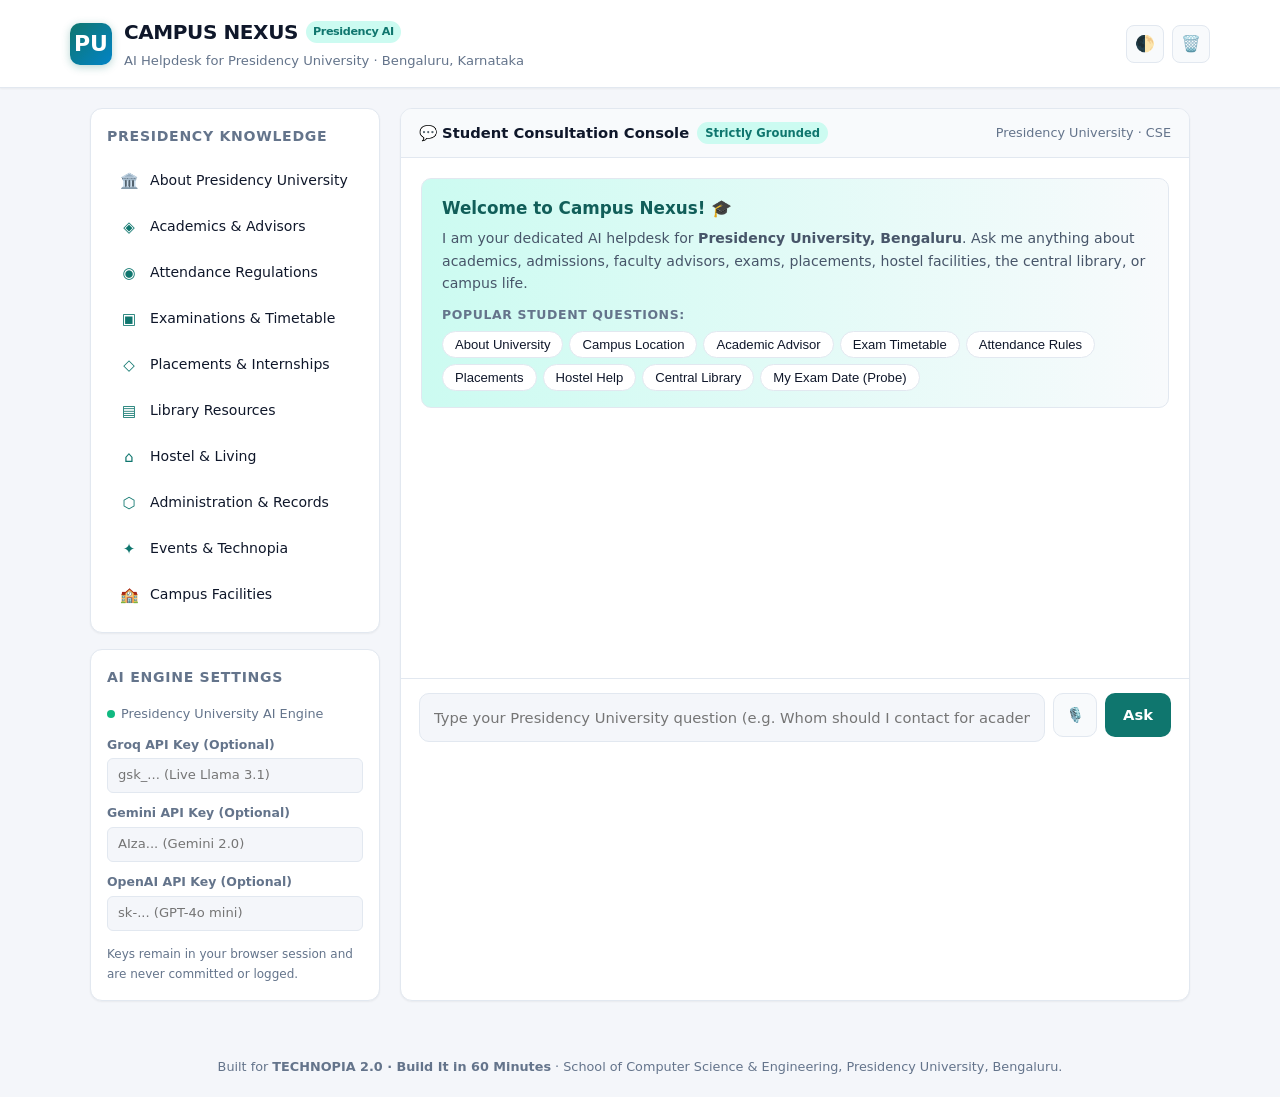
<file: Campus Nexus Helpdesk.html>
<!doctype html>
<html lang="en">
<head>
  <meta charset="utf-8">
  <meta name="viewport" content="width=device-width, initial-scale=1, viewport-fit=cover">
  <title>CAMPUS NEXUS · Presidency University AI Helpdesk</title>
  <style>
    :root {
      --bg: #f4f6fa;
      --panel: #ffffff;
      --panel-alt: #f8fafc;
      --ink: #0f172a;
      --ink-secondary: #475569;
      --muted: #64748b;
      --line: #e2e8f0;
      --accent: #0f766e;
      --accent-light: #ccfbf1;
      --accent-dark: #115e59;
      --amber: #b45309;
      --amber-bg: #fef3c7;
      --amber-border: #fcd34d;
      --blue: #1d4ed8;
      --blue-bg: #dbeafe;
      --shadow-sm: 0 1px 2px 0 rgb(0 0 0 / 0.05);
      --shadow-md: 0 4px 6px -1px rgb(0 0 0 / 0.1), 0 2px 4px -2px rgb(0 0 0 / 0.1);
      --radius: 12px;
      --font: system-ui, -apple-system, BlinkMacSystemFont, "Segoe UI", Roboto, Oxygen, Ubuntu, Cantarell, sans-serif;
    }

    [data-theme="dark"] {
      --bg: #0b1120;
      --panel: #131c31;
      --panel-alt: #1a253e;
      --ink: #f1f5f9;
      --ink-secondary: #cbd5e1;
      --muted: #94a3b8;
      --line: #22304d;
      --accent: #2dd4bf;
      --accent-light: #134e48;
      --accent-dark: #14b8a6;
      --amber: #f59e0b;
      --amber-bg: #322108;
      --amber-border: #78350f;
      --blue: #60a5fa;
      --blue-bg: #172554;
      --shadow-sm: 0 1px 2px 0 rgb(0 0 0 / 0.4);
      --shadow-md: 0 4px 6px -1px rgb(0 0 0 / 0.4);
    }

    @media (prefers-color-scheme: dark) {
      :root:not([data-theme="light"]) {
        --bg: #0b1120;
        --panel: #131c31;
        --panel-alt: #1a253e;
        --ink: #f1f5f9;
        --ink-secondary: #cbd5e1;
        --muted: #94a3b8;
        --line: #22304d;
        --accent: #2dd4bf;
        --accent-light: #134e48;
        --accent-dark: #14b8a6;
        --amber: #f59e0b;
        --amber-bg: #322108;
        --amber-border: #78350f;
        --blue: #60a5fa;
        --blue-bg: #172554;
      }
    }

    * { box-sizing: border-box; }
    body {
      margin: 0;
      background: var(--bg);
      color: var(--ink);
      font-family: var(--font);
      font-size: 15px;
      line-height: 1.6;
      min-height: 100vh;
      display: flex;
      flex-direction: column;
    }

    /* Header */
    header {
      background: var(--panel);
      border-bottom: 1px solid var(--line);
      padding: 16px 24px;
      position: sticky;
      top: 0;
      z-index: 20;
      box-shadow: var(--shadow-sm);
    }
    .header-inner {
      max-width: 1140px;
      margin: 0 auto;
      display: flex;
      align-items: center;
      justify-content: space-between;
      gap: 16px;
    }
    .brand {
      display: flex;
      align-items: center;
      gap: 12px;
    }
    .brand-icon {
      width: 42px;
      height: 42px;
      border-radius: 10px;
      background: linear-gradient(135deg, #0f766e, #0284c7);
      color: #fff;
      display: flex;
      align-items: center;
      justify-content: center;
      font-size: 22px;
      font-weight: 700;
      box-shadow: 0 2px 8px rgba(15, 118, 110, 0.3);
    }
    .brand-info h1 {
      margin: 0;
      font-size: 1.25rem;
      font-weight: 700;
      letter-spacing: -0.02em;
      display: flex;
      align-items: center;
      gap: 8px;
    }
    .brand-badge {
      font-size: 0.7rem;
      padding: 2px 7px;
      border-radius: 99px;
      background: var(--accent-light);
      color: var(--accent);
      font-weight: 600;
    }
    .brand-info p {
      margin: 2px 0 0;
      font-size: 0.82rem;
      color: var(--muted);
    }

    .header-actions {
      display: flex;
      align-items: center;
      gap: 8px;
    }
    .btn-icon {
      background: var(--panel-alt);
      border: 1px solid var(--line);
      color: var(--ink);
      width: 38px;
      height: 38px;
      border-radius: 8px;
      cursor: pointer;
      display: inline-flex;
      align-items: center;
      justify-content: center;
      font-size: 16px;
      transition: background 0.15s, border-color 0.15s;
    }
    .btn-icon:hover {
      background: var(--line);
    }

    /* Main Layout */
    .layout {
      max-width: 1140px;
      width: 100%;
      margin: 20px auto;
      padding: 0 20px 24px;
      display: grid;
      grid-template-columns: 290px 1fr;
      gap: 20px;
      flex: 1;
    }

    /* Sidebar */
    .sidebar {
      display: flex;
      flex-direction: column;
      gap: 16px;
    }
    .card {
      background: var(--panel);
      border: 1px solid var(--line);
      border-radius: var(--radius);
      padding: 16px;
      box-shadow: var(--shadow-sm);
    }
    .card h2 {
      margin: 0 0 12px;
      font-size: 0.88rem;
      text-transform: uppercase;
      letter-spacing: 0.05em;
      color: var(--muted);
      font-weight: 700;
    }

    .topics-list {
      list-style: none;
      margin: 0;
      padding: 0;
      display: flex;
      flex-direction: column;
      gap: 4px;
    }
    .topic-btn {
      width: 100%;
      text-align: left;
      background: none;
      border: 1px solid transparent;
      border-radius: 8px;
      padding: 8px 10px;
      font: inherit;
      font-size: 0.88rem;
      color: var(--ink);
      cursor: pointer;
      display: flex;
      align-items: center;
      gap: 10px;
      transition: all 0.15s;
    }
    .topic-btn:hover {
      background: var(--panel-alt);
      border-color: var(--line);
      color: var(--accent);
    }
    .topic-btn span.icon {
      font-size: 15px;
      width: 22px;
      text-align: center;
      color: var(--accent);
    }

    /* Settings Panel */
    .settings-body {
      display: flex;
      flex-direction: column;
      gap: 10px;
      font-size: 0.84rem;
    }
    .field-group {
      display: flex;
      flex-direction: column;
      gap: 4px;
    }
    .field-group label {
      color: var(--muted);
      font-size: 0.78rem;
      font-weight: 600;
    }
    .field-group input, .field-group select {
      background: var(--bg);
      border: 1px solid var(--line);
      border-radius: 6px;
      padding: 6px 10px;
      font: inherit;
      font-size: 0.82rem;
      color: var(--ink);
    }
    .model-indicator {
      display: inline-flex;
      align-items: center;
      gap: 6px;
      font-size: 0.8rem;
      color: var(--muted);
      margin-top: 4px;
    }
    .status-dot {
      width: 8px;
      height: 8px;
      border-radius: 50%;
      background: #10b981;
    }

    /* Chat Section */
    .chat-section {
      background: var(--panel);
      border: 1px solid var(--line);
      border-radius: var(--radius);
      display: flex;
      flex-direction: column;
      min-height: 580px;
      box-shadow: var(--shadow-sm);
      overflow: hidden;
    }
    .chat-header {
      padding: 12px 18px;
      border-bottom: 1px solid var(--line);
      background: var(--panel-alt);
      display: flex;
      align-items: center;
      justify-content: space-between;
    }
    .chat-title {
      font-weight: 600;
      font-size: 0.92rem;
      display: flex;
      align-items: center;
      gap: 8px;
    }
    .chat-status-pill {
      font-size: 0.72rem;
      font-weight: 600;
      padding: 2px 8px;
      border-radius: 99px;
      background: var(--accent-light);
      color: var(--accent);
    }

    .log {
      flex: 1;
      padding: 20px;
      overflow-y: auto;
      max-height: 520px;
      display: flex;
      flex-direction: column;
      gap: 16px;
    }

    .welcome-banner {
      background: linear-gradient(to right, var(--accent-light), var(--panel-alt));
      border: 1px solid var(--line);
      border-radius: 10px;
      padding: 16px 20px;
      color: var(--ink);
    }
    .welcome-banner h3 {
      margin: 0 0 6px;
      font-size: 1.05rem;
      color: var(--accent-dark);
    }
    [data-theme="dark"] .welcome-banner h3 { color: var(--accent); }
    .welcome-banner p {
      margin: 0;
      font-size: 0.88rem;
      color: var(--ink-secondary);
    }

    .chips-label {
      font-size: 0.78rem;
      color: var(--muted);
      font-weight: 600;
      margin-top: 10px;
      margin-bottom: 6px;
      text-transform: uppercase;
      letter-spacing: 0.05em;
    }
    .chips {
      display: flex;
      flex-wrap: wrap;
      gap: 6px;
    }
    .chip {
      background: var(--panel);
      border: 1px solid var(--line);
      border-radius: 99px;
      padding: 5px 12px;
      font-size: 0.82rem;
      color: var(--ink);
      cursor: pointer;
      transition: all 0.15s;
    }
    .chip:hover {
      border-color: var(--accent);
      color: var(--accent);
      background: var(--panel-alt);
    }

    /* Message Bubbles */
    .msg {
      max-width: 82%;
      padding: 12px 16px;
      border-radius: 14px;
      font-size: 0.94rem;
      line-height: 1.55;
      position: relative;
      word-wrap: break-word;
      white-space: pre-wrap;
    }
    .msg.user {
      align-self: flex-end;
      background: var(--ink);
      color: var(--bg);
      border-bottom-right-radius: 4px;
    }
    .msg.bot {
      align-self: flex-start;
      background: var(--panel-alt);
      border: 1px solid var(--line);
      color: var(--ink);
      border-bottom-left-radius: 4px;
    }
    .msg.bot.unavailable {
      background: var(--amber-bg);
      border-color: var(--amber-border);
      color: var(--ink);
    }

    .meta {
      display: flex;
      flex-wrap: wrap;
      align-items: center;
      gap: 6px;
      margin-top: 8px;
      font-size: 0.76rem;
      color: var(--muted);
    }
    .tag {
      display: inline-block;
      padding: 1px 8px;
      border-radius: 99px;
      font-size: 0.72rem;
      font-weight: 600;
      background: var(--accent-light);
      color: var(--accent);
    }
    .unavailable .tag {
      background: var(--amber-border);
      color: var(--amber);
    }

    /* Composer */
    .composer {
      display: flex;
      gap: 8px;
      padding: 14px 18px;
      border-top: 1px solid var(--line);
      background: var(--panel);
    }
    .composer input {
      flex: 1;
      padding: 12px 14px;
      border: 1px solid var(--line);
      border-radius: 10px;
      font: inherit;
      font-size: 0.92rem;
      background: var(--bg);
      color: var(--ink);
      transition: border-color 0.15s, box-shadow 0.15s;
    }
    .composer input:focus {
      outline: none;
      border-color: var(--accent);
      box-shadow: 0 0 0 3px rgba(15, 118, 110, 0.15);
    }
    .composer button {
      padding: 0 18px;
      height: 44px;
      border: 0;
      border-radius: 10px;
      background: var(--accent);
      color: #fff;
      font: inherit;
      font-weight: 600;
      font-size: 0.92rem;
      cursor: pointer;
      display: inline-flex;
      align-items: center;
      justify-content: center;
      gap: 6px;
      transition: background 0.15s;
    }
    .composer button:hover {
      background: var(--accent-dark);
    }
    .composer button[type="button"] {
      background: var(--panel-alt);
      color: var(--ink);
      border: 1px solid var(--line);
      padding: 0 12px;
    }
    .composer button[type="button"]:hover {
      background: var(--line);
    }

    /* Footer */
    footer {
      text-align: center;
      padding: 12px 20px 20px;
      font-size: 0.8rem;
      color: var(--muted);
    }
    footer a { color: var(--accent); text-decoration: none; }
    footer a:hover { text-decoration: underline; }

    @media (max-width: 840px) {
      .layout {
        grid-template-columns: 1fr;
        margin: 10px auto;
        padding: 0 12px 20px;
      }
      .sidebar {
        order: 2;
      }
      .chat-section {
        min-height: 480px;
      }
      .msg {
        max-width: 92%;
      }
    }
  </style>
</head>
<body>

<header>
  <div class="header-inner">
    <div class="brand">
      <div class="brand-icon">PU</div>
      <div class="brand-info">
        <h1>CAMPUS NEXUS <span class="brand-badge">Presidency AI</span></h1>
        <p>AI Helpdesk for Presidency University · Bengaluru, Karnataka</p>
      </div>
    </div>
    <div class="header-actions">
      <button class="btn-icon" id="themeToggle" title="Toggle Dark/Light Mode">🌓</button>
      <button class="btn-icon" id="clearBtn" title="Clear Chat">🗑️</button>
    </div>
  </div>
</header>

<main class="layout">
  <!-- Left Column: Topics & Optional Settings -->
  <aside class="sidebar">
    <div class="card">
      <h2>Presidency Knowledge</h2>
      <ul class="topics-list" id="topics"></ul>
    </div>

    <div class="card">
      <h2>AI Engine Settings</h2>
      <div class="settings-body">
        <div class="model-indicator">
          <span class="status-dot"></span>
          <span id="activeModelLabel">Presidency University AI Engine</span>
        </div>
        <div class="field-group">
          <label for="groqKey">Groq API Key (Optional)</label>
          <input id="groqKey" type="password" placeholder="gsk_... (Live Llama 3.1)">
        </div>
        <div class="field-group">
          <label for="geminiKey">Gemini API Key (Optional)</label>
          <input id="geminiKey" type="password" placeholder="AIza... (Gemini 2.0)">
        </div>
        <div class="field-group">
          <label for="openaiKey">OpenAI API Key (Optional)</label>
          <input id="openaiKey" type="password" placeholder="sk-... (GPT-4o mini)">
        </div>
        <p style="margin:4px 0 0;font-size:0.75rem;color:var(--muted)">Keys remain in your browser session and are never committed or logged.</p>
      </div>
    </div>
  </aside>

  <!-- Right Column: Interactive Chat -->
  <section class="chat-section">
    <div class="chat-header">
      <div class="chat-title">
        <span>💬 Student Consultation Console</span>
        <span class="chat-status-pill">Strictly Grounded</span>
      </div>
      <div style="font-size:0.8rem;color:var(--muted)">Presidency University · CSE</div>
    </div>

    <div id="log" class="log" aria-live="polite">
      <div class="welcome-banner">
        <h3>Welcome to Campus Nexus! 🎓</h3>
        <p>I am your dedicated AI helpdesk for <strong>Presidency University, Bengaluru</strong>. Ask me anything about academics, admissions, faculty advisors, exams, placements, hostel facilities, the central library, or campus life.</p>
        <div class="chips-label">Popular student questions:</div>
        <div class="chips">
          <button class="chip" data-q="Tell me about Presidency University">About University</button>
          <button class="chip" data-q="Where is Presidency University campus located?">Campus Location</button>
          <button class="chip" data-q="Whom should I contact for academic problems?">Academic Advisor</button>
          <button class="chip" data-q="Where can I find the examination timetable?">Exam Timetable</button>
          <button class="chip" data-q="What is the minimum attendance requirement?">Attendance Rules</button>
          <button class="chip" data-q="Whom should I contact for placement training?">Placements</button>
          <button class="chip" data-q="How can I raise a hostel complaint?">Hostel Help</button>
          <button class="chip" data-q="What facilities does the Central Library offer?">Central Library</button>
          <button class="chip" data-q="What is the exact date of my next examination?">My Exam Date (Probe)</button>
        </div>
      </div>
    </div>

    <form id="form" class="composer">
      <input id="q" placeholder="Type your Presidency University question (e.g. Whom should I contact for academic problems?)" autocomplete="off" required>
      <button id="mic" type="button" title="Voice Input (Speech to Text)" hidden>🎙️</button>
      <button type="submit" id="sendBtn">Ask</button>
    </form>
  </section>
</main>

<footer>
  Built for <strong>TECHNOPIA 2.0 · Build It in 60 Minutes</strong> · School of Computer Science & Engineering, Presidency University, Bengaluru.
</footer>

<script>
/* =========================================================================
   PRESIDENCY UNIVERSITY KNOWLEDGE BASE & AI ENGINE
   ========================================================================= */

const PRESIDENCY_KNOWLEDGE = [
  {
    id: "about",
    label: "About Presidency University",
    icon: "🏛️",
    summary: "Overview, approvals, location in Rajanukunte Bengaluru, and leadership.",
    facts: [
      "Presidency University is a private university established under the Presidency University Act (2013) by the Government of Karnataka and approved by UGC and AICTE.",
      "The university campus is situated at Itgalpur, Rajanukunte, Yelahanka, Bengaluru, Karnataka (PIN 560064).",
      "Presidency University comprises major academic divisions including the School of Computer Science & Engineering (host of TECHNOPIA), School of Engineering, School of Management, School of Information Science, School of Law, School of Commerce, and School of Design."
    ],
    triggers: [
      "presidency university", "about university", "location", "where is", "address", "rajanukunte", "yelahanka",
      "bangalore", "bengaluru", "ugc", "aicte", "karnataka", "campus", "established", "overview"
    ]
  },
  {
    id: "academics",
    label: "Academics & Advisors",
    icon: "◈",
    summary: "Faculty advisors, courses, syllabus, and academic problem resolution.",
    facts: [
      "Students may contact their assigned Faculty Advisor for academic-related assistance, course selection, and mentorship.",
      "Academic programs follow a Choice Based Credit System (CBCS) curriculum with continuous internal evaluations and end-term assessments.",
      "For specific course syllabus or study challenges, students should consult the course instructor or department faculty advisor."
    ],
    triggers: [
      "academic", "academics", "faculty advisor", "advisor", "adviser", "mentor", "faculty", "professor",
      "teacher", "syllabus", "course", "subject", "curriculum", "study problem", "academic problem",
      "academic help", "classes", "lecture"
    ]
  },
  {
    id: "attendance",
    label: "Attendance Regulations",
    icon: "◉",
    summary: "Attendance requirements, ERP tracking, and regulations.",
    facts: [
      "Students should follow the minimum attendance requirement prescribed by university regulations.",
      "A personal numeric attendance cutoff or student absence count is tracked on the official University Student ERP Portal, not in public data.",
      "Regular attendance in both theory classes and laboratory sessions is mandatory to remain eligible for end-term university examinations."
    ],
    triggers: [
      "attendance", "minimum attendance", "present", "absent", "absence", "shortage", "bunk", "leave",
      "attendance rule", "attendance requirement", "erp attendance"
    ]
  },
  {
    id: "examinations",
    label: "Examinations & Timetable",
    icon: "▣",
    summary: "Examination schedules, notifications, test patterns, and timetables.",
    facts: [
      "Examination timetables and notifications are published exclusively through official university communication channels and the student portal.",
      "Specific personal exam dates, individual hall tickets, and personal seating allotments are published on the university student portal and are not in this public sample dataset.",
      "Examinations include continuous internal evaluations (Mid-Term Tests) and Semester-End Examinations (SEE) conducted by the Office of the Controller of Examinations."
    ],
    triggers: [
      "exam", "exams", "examination", "examinations", "timetable", "time table", "datesheet", "date sheet",
      "schedule", "notification", "hall ticket", "results", "mid term", "end term", "test", "tests"
    ]
  },
  {
    id: "placements",
    label: "Placements & Internships",
    icon: "◇",
    summary: "Placement Department, training programs, campus recruitment, and careers.",
    facts: [
      "Students may contact the Placement Department (Career Services Center) for training and placement-related information.",
      "The placement cell provides corporate readiness training, aptitude coaching, resume building, and coordinates campus recruitment drives with leading companies.",
      "Students looking for internships or career counseling should connect with the department placement coordinators."
    ],
    triggers: [
      "placement", "placements", "training", "internship", "internships", "job", "jobs", "recruit",
      "recruitment", "company", "companies", "career", "placement department", "campus drive", "interview", "hiring"
    ]
  },
  {
    id: "library",
    label: "Library Resources",
    icon: "▤",
    summary: "Central library, book borrowing, digital repository, and reading rooms.",
    facts: [
      "Students may access central library resources according to the library's timings and regulations.",
      "The university library offers textbooks, reference volumes, research journals, IEEE/ACM digital databases, and quiet study areas.",
      "Exact opening hours and holiday schedules are posted at the library entrance and on the university portal."
    ],
    triggers: [
      "library", "book", "books", "journal", "journals", "reading", "reading room", "borrow",
      "librarian", "library timing", "library hours", "digital library", "research paper"
    ]
  },
  {
    id: "hostel",
    label: "Hostel & Living",
    icon: "⌂",
    summary: "Hostel accommodation, warden, mess complaints, and administration.",
    facts: [
      "Hostel-related complaints should be submitted to the Hostel Administration and the designated Chief Warden.",
      "Presidency University provides separate hostel facilities for boys and girls with furnished rooms, mess dining, Wi-Fi, and 24/7 campus security.",
      "Room allotments, mess menus, and maintenance requests are managed directly through the hostel administration office."
    ],
    triggers: [
      "hostel", "complaint", "complaints", "mess", "food", "room", "warden", "chief warden",
      "hostel administration", "dorm", "accommodation", "stay"
    ]
  },
  {
    id: "administration",
    label: "Administration & Records",
    icon: "⬡",
    summary: "Certificates, student records, bonafide letters, and administrative services.",
    facts: [
      "Students may contact the respective administrative office for certificates, bonafide letters, fee receipts, ID cards, and student records.",
      "Requests for transcripts, transfer certificates (TC), and migration certificates must be submitted to the Registrar / Student Affairs administrative counter."
    ],
    triggers: [
      "admin", "administration", "certificate", "certificates", "bonafide", "transcript", "transcripts",
      "records", "student records", "office", "tc", "document", "documents", "id card", "registrar"
    ]
  },
  {
    id: "events",
    label: "Events & Technopia",
    icon: "✦",
    summary: "University fests, TECHNOPIA 2.0, technical workshops, and student clubs.",
    facts: [
      "University event announcements are shared through official communication channels and university notice boards.",
      "TECHNOPIA 2.0 is the premier technical fest organized by the School of Computer Science & Engineering (featuring hackathons, coding challenges, and 'Build It in 60 Minutes').",
      "Students can participate in various student clubs, cultural fests, sports tournaments, and workshops throughout the academic year."
    ],
    triggers: [
      "event", "events", "fest", "fests", "technopia", "technopia 2", "announcement", "workshop",
      "workshops", "seminar", "seminars", "hackathon", "cultural", "competition", "clubs"
    ]
  },
  {
    id: "campus",
    label: "Campus Facilities",
    icon: "🏫",
    summary: "Labs, cafeteria, sports complex, transport buses, and healthcare.",
    facts: [
      "Presidency University features a green sprawling campus equipped with high-tech computer labs, engineering workshops, and smart multimedia classrooms.",
      "Campus amenities include food courts, cafes, an ATM, medical infirmary, sports grounds for football, basketball, and cricket, and dedicated university bus transport across Bengaluru."
    ],
    triggers: [
      "facilities", "bus", "transport", "cafeteria", "canteen", "sports", "ground", "gym", "medical",
      "doctor", "infirmary", "atm", "wi-fi", "wifi", "labs"
    ]
  }
];

const UNSUPPORTED_QUERIES = [
  "exact date", "exact time", "my next exam", "when is my next", "what date is", "exam date", "date of exam",
  "phone number", "mobile number", "contact number", "phone no", "mobile no", "email address", "email id",
  "how much fee", "hostel fee", "tuition fee", "fee amount", "room number", "marks", "sgpa", "cgpa",
  "my score", "library closing time", "library opening", "what time does", "salary", "package", "stipend",
  "attendance percentage", "cutoff", "minimum percentage"
];

/* Normalization and regex-based retrieval */
const esc = s => s.replace(/[.*+?^${}()|[\]\\]/g, "\\$&");
const norm = s => s.toLowerCase().replace(/[^a-z0-9\s]/g, " ");

function looksUnsupported(query) {
  const q = query.toLowerCase();
  return UNSUPPORTED_QUERIES.some(phrase => q.includes(phrase));
}

function retrieve(query) {
  const q = norm(query);
  const scored = [];
  for (const item of PRESIDENCY_KNOWLEDGE) {
    let score = 0;
    if (new RegExp("\\b" + esc(item.id) + "\\b").test(q) || new RegExp("\\b" + esc(item.label.toLowerCase()) + "\\b").test(q)) {
      score += 5;
    }
    for (const t of item.triggers) {
      if (new RegExp("\\b" + esc(t) + "\\b").test(q)) {
        score += t.includes(" ") ? 3.5 : 1.8;
      }
    }
    if (score > 0) scored.push({ score, item });
  }
  scored.sort((a, b) => b.score - a.score);
  if (!scored.length) return [];
  const top = scored[0].score;
  return scored.slice(0, 3).filter(p => p.score >= top * 0.45).map(p => p.item);
}

function localPresidencyAI(query) {
  const hits = retrieve(query);
  const unsupported = looksUnsupported(query) || !hits.length;

  if (unsupported) {
    let specificNote = "That specific detail (such as exact personal dates, personal fee records, or unpublished contact numbers) is not in the supplied campus data.";
    if (/exam/i.test(query) && /date/i.test(query)) {
      specificNote = "Exact individual examination dates and personal hall tickets are published through official university channels and the student portal. I do not invent personal dates.";
    } else if (/phone|mobile|email|contact/i.test(query)) {
      specificNote = "Personal phone numbers and private email addresses are not listed in this dataset. Please contact the respective university office directly.";
    } else if (/fee|cost|how much/i.test(query)) {
      specificNote = "Individual student fee structures and account balances are managed via the university finance portal and cannot be disclosed here.";
    }

    return {
      ok: true,
      status: "unavailable",
      sources: hits.map(h => h.label),
      model: "Presidency Grounded Engine",
      answer: `${specificNote} I can guide you on academics, admissions, faculty advisors, examination timetables, placements, central library, hostel, administration, and campus facilities. For personal records, please log in to the official Presidency University Student Portal.`
    };
  }

  const top = hits[0];
  let answerText = top.facts.join(" ");

  // Conversational polish
  if (top.id === "academics") {
    answerText = `For academic assistance at Presidency University, you should contact your assigned Faculty Advisor. They assist with course enrollment, mentorship, and academic queries. ${top.facts[1]}`;
  } else if (top.id === "examinations") {
    answerText = `Examination timetables and schedules at Presidency University are published through official university channels and the student portal. ${top.facts[0]} Note: personal dates or individual hall tickets are accessed directly on the student ERP.`;
  } else if (top.id === "placements") {
    answerText = `The Placement Department (Career Services Center) at Presidency University manages corporate training and campus recruitment. ${top.facts[1]}`;
  } else if (top.id === "hostel") {
    answerText = `Hostel-related concerns or complaints should be submitted to the Hostel Administration and the Chief Warden. ${top.facts[1]}`;
  } else if (top.id === "attendance") {
    answerText = `Presidency University requires students to maintain the minimum prescribed attendance for both theory and practical classes. Individual attendance records are tracked on the student ERP portal.`;
  }

  return {
    ok: true,
    status: "grounded",
    sources: hits.map(h => h.label),
    model: "Presidency Grounded Engine",
    answer: answerText
  };
}

/* =========================================================================
   OPTIONAL EXTERNAL LLM INTEGRATION (GROQ / GEMINI / OPENAI)
   ========================================================================= */

async function callLiveLLM(query, keys) {
  const knowledgeSummary = PRESIDENCY_KNOWLEDGE.map(k => `- ${k.label}: ${k.facts.join(" ")}`).join("\n");
  const systemPrompt = `You are CAMPUS NEXUS, the official AI helpdesk for Presidency University (Bengaluru, Karnataka).
Strict rules:
1. Answer ONLY using the official sample campus information below.
2. If a student asks for exact personal exam dates, fees, phone numbers, or room numbers, explicitly refuse and explain that it is not available in public sample data.
3. Keep answers warm, concise (2-4 sentences), and accurate.
4. Always recommend the relevant office (Faculty Advisor, Placement Department, Hostel Administration, Controller of Examinations).

OFFICIAL PRESIDENCY UNIVERSITY DATA:
${knowledgeSummary}`;

  // 1. Try Groq
  if (keys.groq) {
    const res = await fetch("https://api.groq.com/openai/v1/chat/completions", {
      method: "POST",
      headers: {
        "Authorization": `Bearer ${keys.groq}`,
        "Content-Type": "application/json"
      },
      body: JSON.stringify({
        model: "llama-3.1-8b-instant",
        messages: [
          { role: "system", content: systemPrompt },
          { role: "user", content: query }
        ],
        temperature: 0.2,
        max_tokens: 280
      })
    });
    if (!res.ok) throw new Error("Groq API error " + res.status);
    const data = await res.json();
    return { text: data.choices[0].message.content.trim(), model: "Llama 3.1 8B (Groq Live)" };
  }

  // 2. Try Gemini
  if (keys.gemini) {
    const res = await fetch(`https://generativelanguage.googleapis.com/v1beta/models/gemini-2.0-flash:generateContent?key=${keys.gemini}`, {
      method: "POST",
      headers: { "Content-Type": "application/json" },
      body: JSON.stringify({
        system_instruction: { parts: [{ text: systemPrompt }] },
        contents: [{ role: "user", parts: [{ text: query }] }],
        generationConfig: { temperature: 0.2, maxOutputTokens: 280 }
      })
    });
    if (!res.ok) throw new Error("Gemini API error " + res.status);
    const data = await res.json();
    return { text: data.candidates[0].content.parts[0].text.trim(), model: "Gemini 2.0 Flash (Live)" };
  }

  // 3. Try OpenAI
  if (keys.openai) {
    const res = await fetch("https://api.openai.com/v1/chat/completions", {
      method: "POST",
      headers: {
        "Authorization": `Bearer ${keys.openai}`,
        "Content-Type": "application/json"
      },
      body: JSON.stringify({
        model: "gpt-4o-mini",
        messages: [
          { role: "system", content: systemPrompt },
          { role: "user", content: query }
        ],
        temperature: 0.2,
        max_tokens: 280
      })
    });
    if (!res.ok) throw new Error("OpenAI API error " + res.status);
    const data = await res.json();
    return { text: data.choices[0].message.content.trim(), model: "GPT-4o mini (OpenAI Live)" };
  }

  throw new Error("No live API keys configured.");
}

/* =========================================================================
   CORE DISPATCHER
   ========================================================================= */

async function getAnswer(query) {
  const groq = document.getElementById("groqKey")?.value?.trim() || "";
  const gemini = document.getElementById("geminiKey")?.value?.trim() || "";
  const openai = document.getElementById("openaiKey")?.value?.trim() || "";
  const hits = retrieve(query);
  const unsupported = looksUnsupported(query) || !hits.length;

  // 1. Try local Flask backend if running (/api/ask)
  try {
    const backendRes = await fetch("/api/ask", {
      method: "POST",
      headers: { "Content-Type": "application/json" },
      body: JSON.stringify({ query, groqKey: groq, geminiKey: gemini, openaiKey: openai })
    });
    if (backendRes.ok) {
      const d = await backendRes.json();
      return {
        ok: true,
        status: d.status,
        sources: (d.sources || []).map(s => s.label),
        model: d.model,
        answer: d.answer
      };
    }
  } catch (e) {
    // Backend not running, proceed to client-side AI engine
  }

  // 2. If user configured live LLM keys and question is not explicitly unsupported
  if ((groq || gemini || openai) && !unsupported) {
    try {
      const llmResult = await callLiveLLM(query, { groq, gemini, openai });
      return {
        ok: true,
        status: "grounded",
        sources: hits.map(h => h.label),
        model: llmResult.model,
        answer: llmResult.text
      };
    } catch (err) {
      console.warn("Live LLM failed, using built-in Presidency AI engine:", err);
    }
  }

  // 3. Built-in instant grounded engine
  return localPresidencyAI(query);
}

/* =========================================================================
   UI & INTERACTION CONTROLLER
   ========================================================================= */

const log = document.getElementById("log");
const form = document.getElementById("form");
const input = document.getElementById("q");
const sendBtn = document.getElementById("sendBtn");

function addMessage(text, cls, metaInfo = null) {
  const d = document.createElement("div");
  d.className = "msg " + cls;
  d.textContent = text;

  if (metaInfo) {
    const m = document.createElement("div");
    m.className = "meta";

    const tag = document.createElement("span");
    tag.className = "tag";
    tag.textContent = metaInfo.status === "unavailable" ? "Not in campus data" : "Presidency Grounded";
    m.append(tag);

    const srcSpan = document.createElement("span");
    srcSpan.textContent = (metaInfo.sources?.length ? metaInfo.sources.join(", ") : "No source matched") + " · " + metaInfo.model;
    m.append(srcSpan);

    d.append(m);
  }

  log.append(d);
  log.scrollTop = log.scrollHeight;
  return d;
}

async function ask(query) {
  query = query.trim();
  if (!query) return;

  addMessage(query, "user");
  const waitBubble = addMessage("Consulting Presidency University knowledge base…", "bot");
  sendBtn.disabled = true;

  try {
    const res = await getAnswer(query);
    waitBubble.remove();
    addMessage(res.answer, "bot" + (res.status === "unavailable" ? " unavailable" : ""), res);
  } catch (err) {
    waitBubble.remove();
    addMessage("An unexpected error occurred while processing your question. Please try again.", "bot unavailable");
  } finally {
    sendBtn.disabled = false;
    input.focus();
  }
}

// Form submit
form.addEventListener("submit", e => {
  e.preventDefault();
  const q = input.value.trim();
  if (q) {
    input.value = "";
    ask(q);
  }
});

// Render Sidebar Topics
const topicsUl = document.getElementById("topics");
PRESIDENCY_KNOWLEDGE.forEach(item => {
  const li = document.createElement("li");
  const btn = document.createElement("button");
  btn.type = "button";
  btn.className = "topic-btn";
  btn.innerHTML = `<span class="icon">${item.icon}</span> <span>${item.label}</span>`;
  btn.title = item.summary;
  btn.onclick = () => ask(`Tell me about ${item.label.toLowerCase()} at Presidency University`);
  li.append(btn);
  topicsUl.append(li);
});

// Quick Chips click handler
document.querySelectorAll(".chip").forEach(chip => {
  chip.addEventListener("click", () => {
    const q = chip.getAttribute("data-q");
    if (q) ask(q);
  });
});

// Theme Toggle
const themeBtn = document.getElementById("themeToggle");
themeBtn.addEventListener("click", () => {
  const current = document.documentElement.getAttribute("data-theme");
  const next = current === "dark" ? "light" : "dark";
  document.documentElement.setAttribute("data-theme", next);
  localStorage.setItem("pu_theme", next);
});
const savedTheme = localStorage.getItem("pu_theme");
if (savedTheme) document.documentElement.setAttribute("data-theme", savedTheme);

// Clear Chat
document.getElementById("clearBtn").addEventListener("click", () => {
  if (confirm("Clear consultation history?")) {
    const messages = log.querySelectorAll(".msg");
    messages.forEach(m => m.remove());
  }
});

// Speech Recognition (Voice input)
const SpeechRec = window.SpeechRecognition || window.webkitSpeechRecognition;
if (SpeechRec) {
  const micBtn = document.getElementById("mic");
  micBtn.hidden = false;
  micBtn.addEventListener("click", () => {
    try {
      const rec = new SpeechRec();
      rec.lang = "en-IN";
      micBtn.style.color = "#ef4444";
      rec.onresult = (e) => {
        input.value = e.results[0][0].transcript;
        input.focus();
      };
      rec.onend = () => { micBtn.style.color = ""; };
      rec.onerror = () => { micBtn.style.color = ""; };
      rec.start();
    } catch (e) {
      micBtn.style.color = "";
    }
  });
}
</script>

</body>
</html>
</file>
